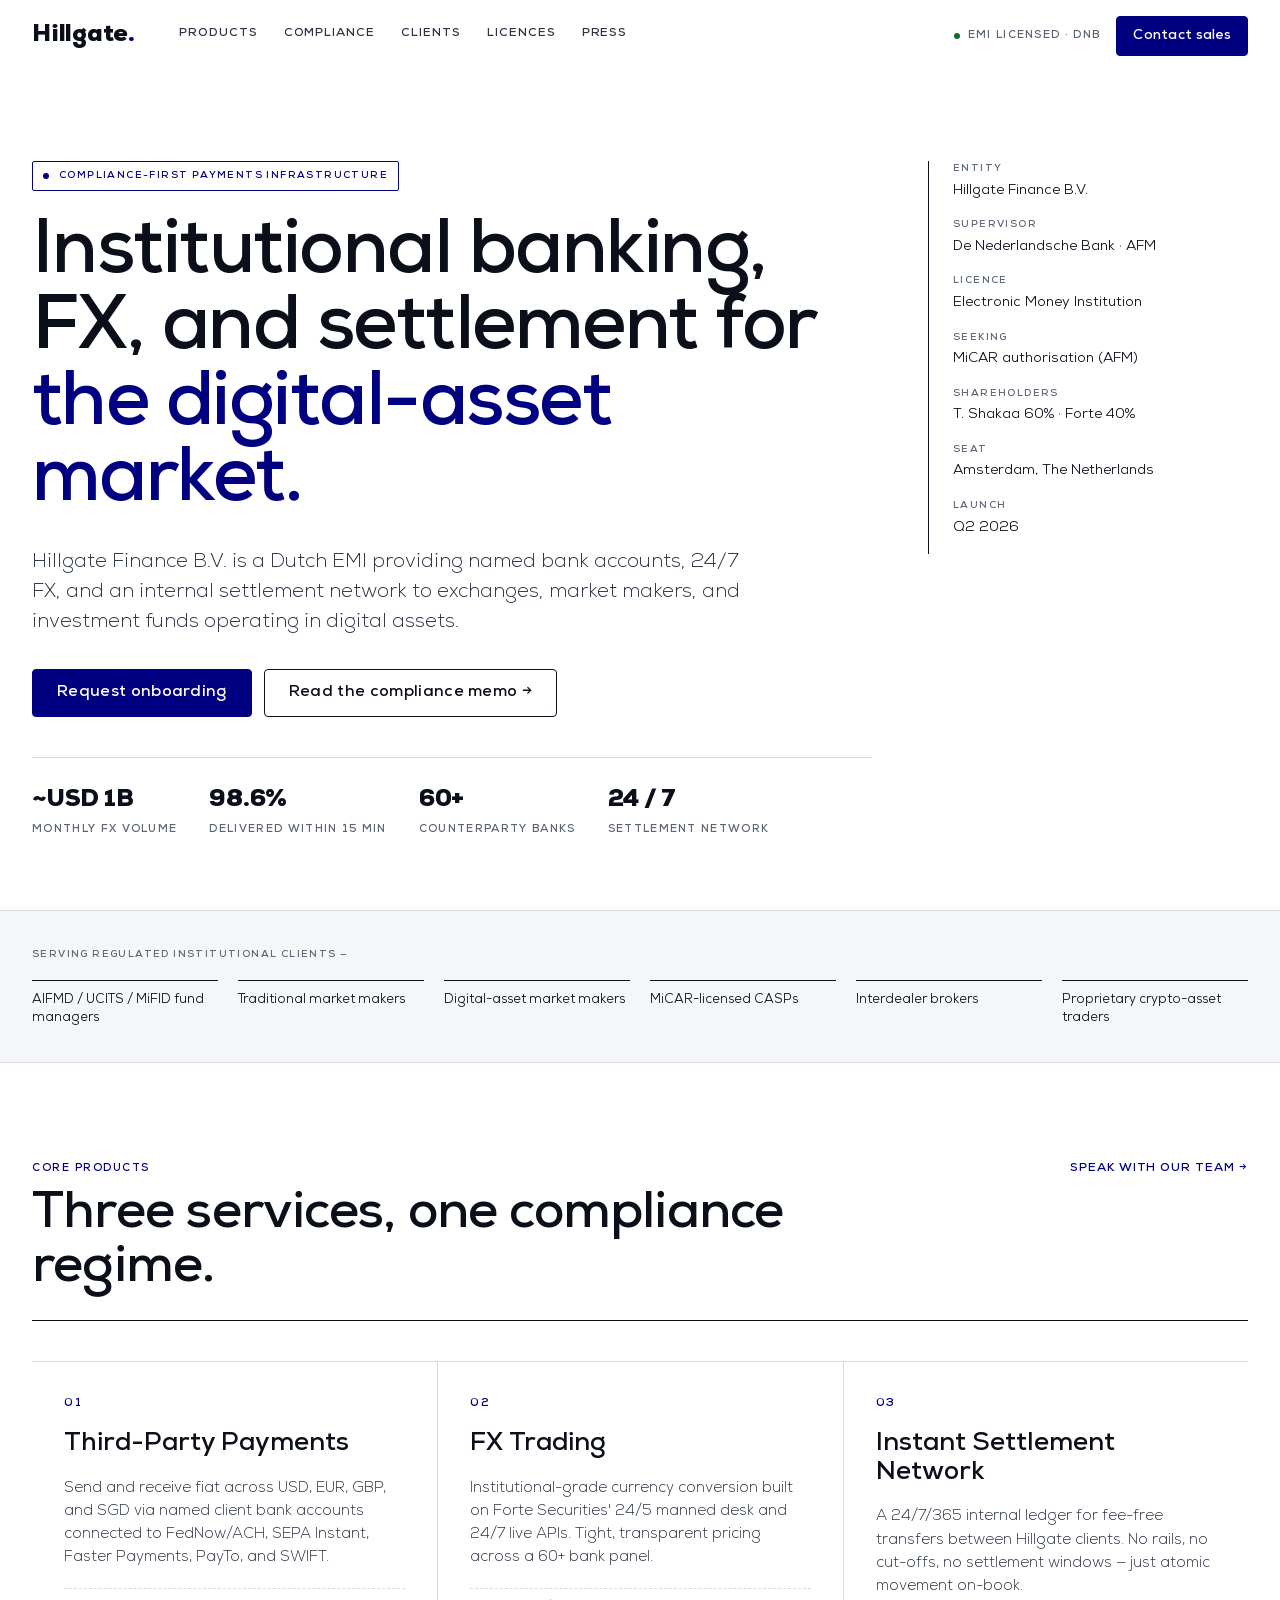
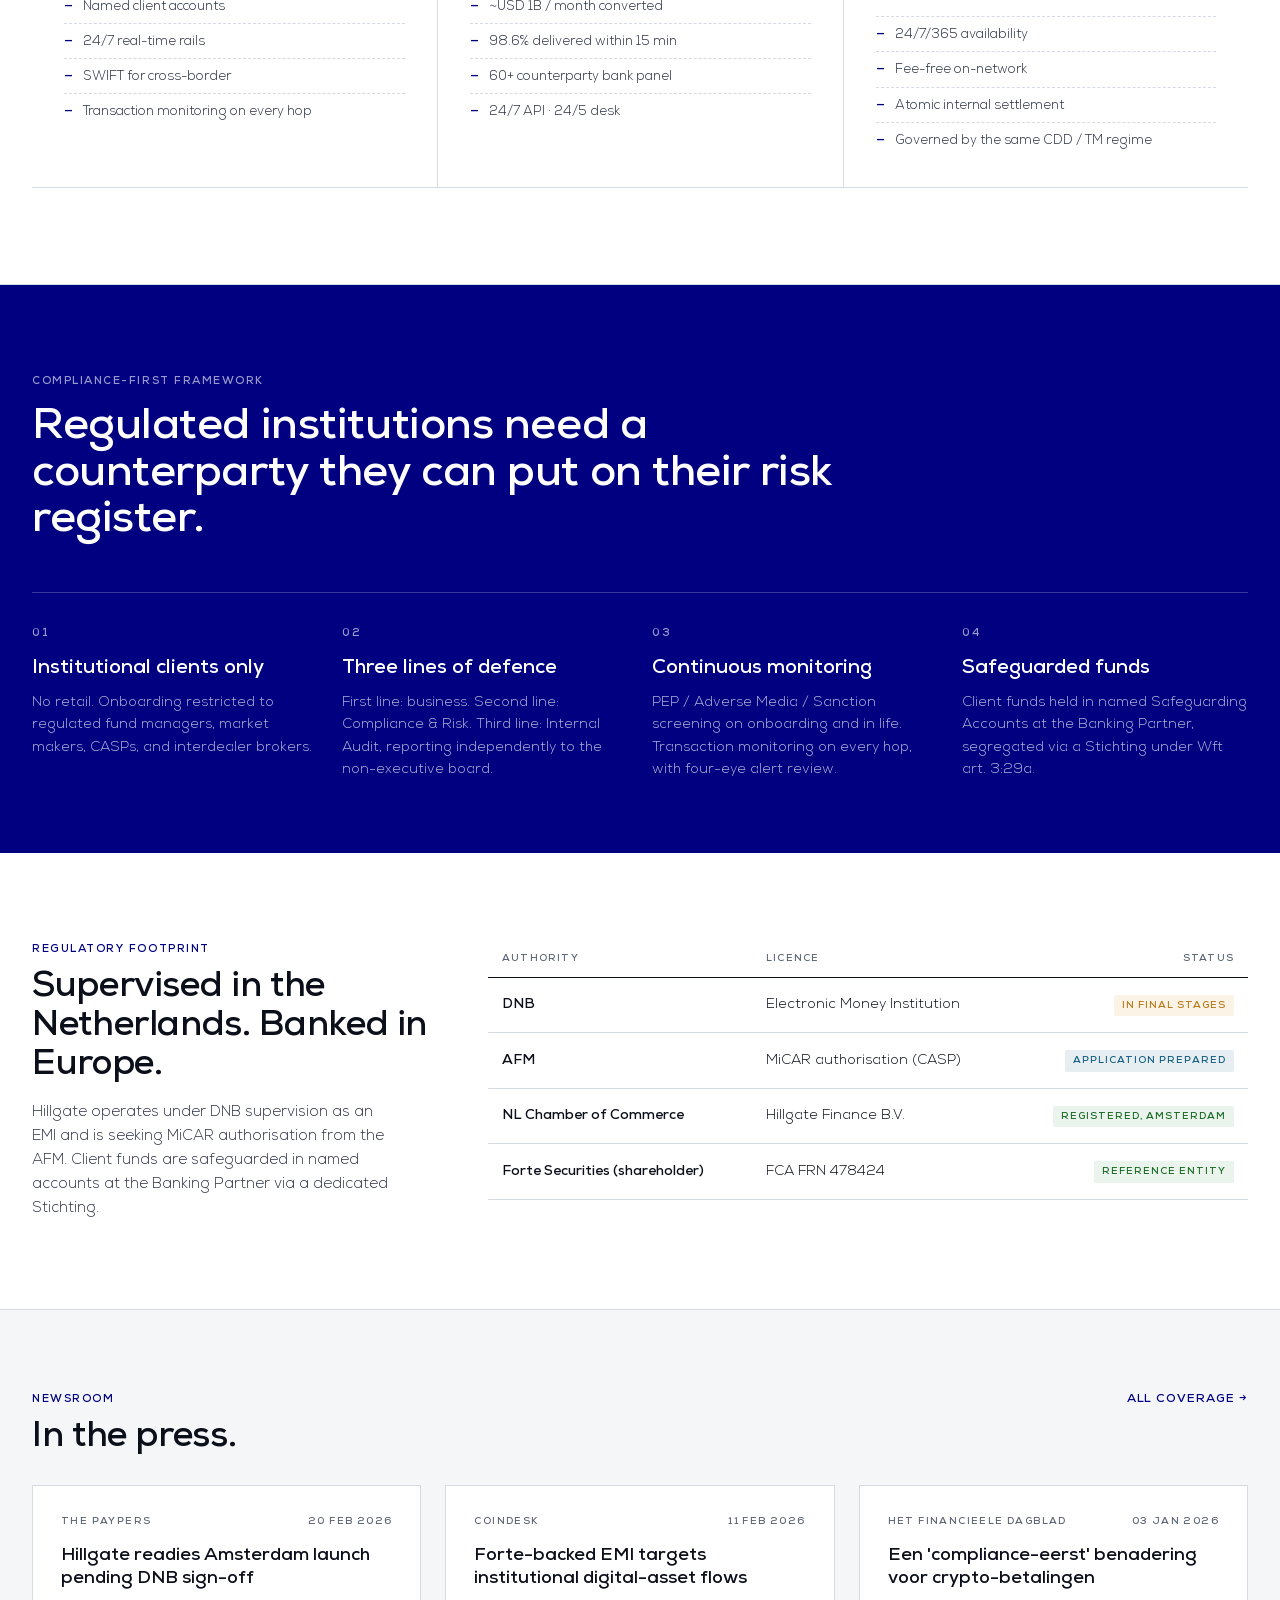
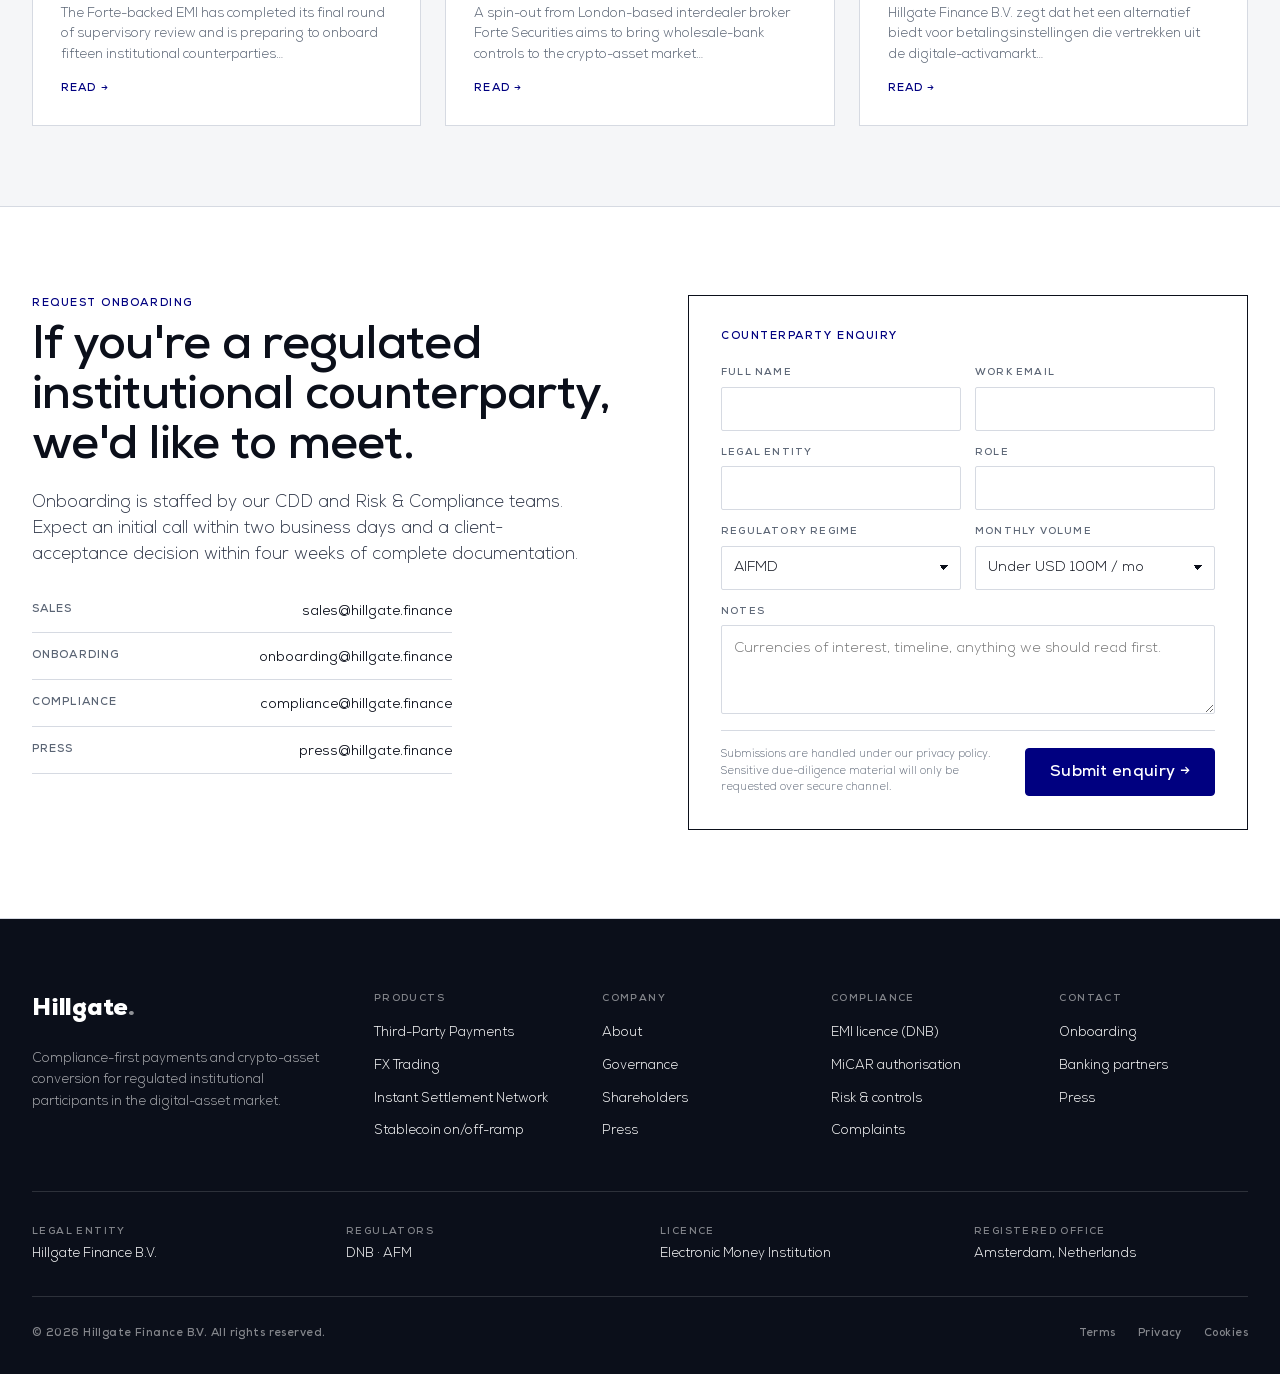
<file: index.html>
<!doctype html>
<html lang="en">
<head>
<meta charset="utf-8">
<title>Hillgate — Compliance-first payments for the digital-asset market</title>
<meta name="viewport" content="width=device-width, initial-scale=1">
<meta name="description" content="Hillgate Finance B.V. — a Dutch EMI providing named bank accounts, 24/7 FX, and an internal settlement network to exchanges, market makers, and investment funds operating in digital assets.">
<link rel="stylesheet" href="styles.css">
</head>
<body>

<header class="nav" id="nav">
  <div class="nav-inner">
    <a href="#top" class="nav-brand" data-scroll="top">Hillgate<span class="dot">.</span></a>
    <nav class="nav-links">
      <a href="#products" data-scroll="products">Products</a>
      <a href="#compliance" data-scroll="compliance">Compliance</a>
      <a href="#clients" data-scroll="clients">Clients</a>
      <a href="#licences" data-scroll="licences">Licences</a>
      <a href="#press" data-scroll="press">Press</a>
    </nav>
    <div class="nav-right">
      <span class="nav-status"><span class="dot"></span>EMI licensed · DNB</span>
      <a href="#contact" class="hg-btn" data-scroll="contact">Contact sales</a>
    </div>
  </div>
</header>

<section class="hero" id="top">
  <div class="hero-inner">
    <div>
      <div class="hero-pill">
        <span class="dot"></span>
        <span>Compliance-first payments infrastructure</span>
      </div>
      <h1>Institutional banking, FX, and settlement for <span class="accent">the digital-asset market.</span></h1>
      <p class="hero-lede">Hillgate Finance B.V. is a Dutch EMI providing named bank accounts, 24/7 FX, and an internal settlement network to exchanges, market makers, and investment funds operating in digital assets.</p>
      <div class="hero-ctas">
        <a href="#contact" class="hg-btn lg" data-scroll="contact">Request onboarding</a>
        <a href="#compliance" class="hg-btn secondary lg" data-scroll="compliance">Read the compliance memo →</a>
      </div>
      <div class="hero-trust">
        <div>
          <div class="trust-k hg-num">~USD 1B</div>
          <div class="trust-v">monthly FX volume</div>
        </div>
        <div>
          <div class="trust-k hg-num">98.6%</div>
          <div class="trust-v">delivered within 15 min</div>
        </div>
        <div>
          <div class="trust-k hg-num">60+</div>
          <div class="trust-v">counterparty banks</div>
        </div>
        <div>
          <div class="trust-k hg-num">24 / 7</div>
          <div class="trust-v">settlement network</div>
        </div>
      </div>
    </div>
    <aside class="hero-aside">
      <div class="row"><div class="k">Entity</div><div class="v">Hillgate Finance B.V.</div></div>
      <div class="row"><div class="k">Supervisor</div><div class="v">De Nederlandsche Bank · AFM</div></div>
      <div class="row"><div class="k">Licence</div><div class="v">Electronic Money Institution</div></div>
      <div class="row"><div class="k">Seeking</div><div class="v">MiCAR authorisation (AFM)</div></div>
      <div class="row"><div class="k">Shareholders</div><div class="v">T. Shakaa 60% · Forte 40%</div></div>
      <div class="row"><div class="k">Seat</div><div class="v">Amsterdam, The Netherlands</div></div>
      <div class="row"><div class="k">Launch</div><div class="v">Q2 2026</div></div>
    </aside>
  </div>
</section>

<section class="clients" id="clients">
  <div class="clients-inner">
    <div class="clients-eyebrow">Serving regulated institutional clients —</div>
    <div class="clients-grid">
      <div>AIFMD / UCITS / MiFID fund managers</div>
      <div>Traditional market makers</div>
      <div>Digital-asset market makers</div>
      <div>MiCAR-licensed CASPs</div>
      <div>Interdealer brokers</div>
      <div>Proprietary crypto-asset traders</div>
    </div>
  </div>
</section>

<section class="products" id="products">
  <div class="products-inner">
    <div class="section-header">
      <div>
        <div class="eyebrow">Core products</div>
        <h2>Three services, one compliance regime.</h2>
      </div>
      <a href="#contact" class="section-link" data-scroll="contact">Speak with our team →</a>
    </div>
    <div class="products-grid">
      <div class="product">
        <div class="product-num">01</div>
        <div class="product-name">Third-Party Payments</div>
        <p class="product-blurb">Send and receive fiat across USD, EUR, GBP, and SGD via named client bank accounts connected to FedNow/ACH, SEPA Instant, Faster Payments, PayTo, and SWIFT.</p>
        <ul class="product-bullets">
          <li><span class="dash">—</span><span>Named client accounts</span></li>
          <li><span class="dash">—</span><span>24/7 real-time rails</span></li>
          <li><span class="dash">—</span><span>SWIFT for cross-border</span></li>
          <li><span class="dash">—</span><span>Transaction monitoring on every hop</span></li>
        </ul>
      </div>
      <div class="product">
        <div class="product-num">02</div>
        <div class="product-name">FX Trading</div>
        <p class="product-blurb">Institutional-grade currency conversion built on Forte Securities' 24/5 manned desk and 24/7 live APIs. Tight, transparent pricing across a 60+ bank panel.</p>
        <ul class="product-bullets">
          <li><span class="dash">—</span><span>~USD 1B / month converted</span></li>
          <li><span class="dash">—</span><span>98.6% delivered within 15 min</span></li>
          <li><span class="dash">—</span><span>60+ counterparty bank panel</span></li>
          <li><span class="dash">—</span><span>24/7 API · 24/5 desk</span></li>
        </ul>
      </div>
      <div class="product">
        <div class="product-num">03</div>
        <div class="product-name">Instant Settlement Network</div>
        <p class="product-blurb">A 24/7/365 internal ledger for fee-free transfers between Hillgate clients. No rails, no cut-offs, no settlement windows — just atomic movement on-book.</p>
        <ul class="product-bullets">
          <li><span class="dash">—</span><span>24/7/365 availability</span></li>
          <li><span class="dash">—</span><span>Fee-free on-network</span></li>
          <li><span class="dash">—</span><span>Atomic internal settlement</span></li>
          <li><span class="dash">—</span><span>Governed by the same CDD / TM regime</span></li>
        </ul>
      </div>
    </div>
  </div>
</section>

<section class="compliance" id="compliance">
  <div class="compliance-inner">
    <div class="compliance-eyebrow">Compliance-first framework</div>
    <h2>Regulated institutions need a counterparty they can put on their risk register.</h2>
    <div class="pillars">
      <div class="pillar">
        <div class="num">01</div>
        <h3>Institutional clients only</h3>
        <p>No retail. Onboarding restricted to regulated fund managers, market makers, CASPs, and interdealer brokers.</p>
      </div>
      <div class="pillar">
        <div class="num">02</div>
        <h3>Three lines of defence</h3>
        <p>First line: business. Second line: Compliance &amp; Risk. Third line: Internal Audit, reporting independently to the non-executive board.</p>
      </div>
      <div class="pillar">
        <div class="num">03</div>
        <h3>Continuous monitoring</h3>
        <p>PEP / Adverse Media / Sanction screening on onboarding and in life. Transaction monitoring on every hop, with four-eye alert review.</p>
      </div>
      <div class="pillar">
        <div class="num">04</div>
        <h3>Safeguarded funds</h3>
        <p>Client funds held in named Safeguarding Accounts at the Banking Partner, segregated via a Stichting under Wft art. 3:29a.</p>
      </div>
    </div>
  </div>
</section>

<section class="licences" id="licences">
  <div class="licences-inner">
    <div class="licences-intro">
      <div class="eyebrow">Regulatory footprint</div>
      <h2>Supervised in the Netherlands. Banked in Europe.</h2>
      <p>Hillgate operates under DNB supervision as an EMI and is seeking MiCAR authorisation from the AFM. Client funds are safeguarded in named accounts at the Banking Partner via a dedicated Stichting.</p>
    </div>
    <div>
      <table class="licences-table">
        <thead>
          <tr>
            <th>Authority</th>
            <th>Licence</th>
            <th class="right">Status</th>
          </tr>
        </thead>
        <tbody>
          <tr>
            <td class="auth">DNB</td>
            <td class="title">Electronic Money Institution</td>
            <td class="status"><span class="status-chip warning">In final stages</span></td>
          </tr>
          <tr>
            <td class="auth">AFM</td>
            <td class="title">MiCAR authorisation (CASP)</td>
            <td class="status"><span class="status-chip info">Application prepared</span></td>
          </tr>
          <tr>
            <td class="auth">NL Chamber of Commerce</td>
            <td class="title">Hillgate Finance B.V.</td>
            <td class="status"><span class="status-chip success">Registered, Amsterdam</span></td>
          </tr>
          <tr>
            <td class="auth">Forte Securities (shareholder)</td>
            <td class="title">FCA FRN 478424</td>
            <td class="status"><span class="status-chip success">Reference entity</span></td>
          </tr>
        </tbody>
      </table>
    </div>
  </div>
</section>

<section class="press" id="press">
  <div class="press-inner">
    <div class="press-header">
      <div>
        <div class="eyebrow">Newsroom</div>
        <h2>In the press.</h2>
      </div>
      <a href="#" class="section-link">All coverage →</a>
    </div>
    <div class="press-grid">
      <article class="press-card">
        <div class="meta"><span>The Paypers</span><span>20 Feb 2026</span></div>
        <h3>Hillgate readies Amsterdam launch pending DNB sign-off</h3>
        <p>The Forte-backed EMI has completed its final round of supervisory review and is preparing to onboard fifteen institutional counterparties…</p>
        <a href="#" class="read">Read →</a>
      </article>
      <article class="press-card">
        <div class="meta"><span>Coindesk</span><span>11 Feb 2026</span></div>
        <h3>Forte-backed EMI targets institutional digital-asset flows</h3>
        <p>A spin-out from London-based interdealer broker Forte Securities aims to bring wholesale-bank controls to the crypto-asset market…</p>
        <a href="#" class="read">Read →</a>
      </article>
      <article class="press-card">
        <div class="meta"><span>Het Financieele Dagblad</span><span>03 Jan 2026</span></div>
        <h3>Een 'compliance-eerst' benadering voor crypto-betalingen</h3>
        <p>Hillgate Finance B.V. zegt dat het een alternatief biedt voor betalingsinstellingen die vertrekken uit de digitale-activamarkt…</p>
        <a href="#" class="read">Read →</a>
      </article>
    </div>
  </div>
</section>

<section class="contact" id="contact">
  <div class="contact-inner">
    <div class="contact-intro">
      <div class="eyebrow">Request onboarding</div>
      <h2>If you're a regulated institutional counterparty, we'd like to meet.</h2>
      <p>Onboarding is staffed by our CDD and Risk &amp; Compliance teams. Expect an initial call within two business days and a client-acceptance decision within four weeks of complete documentation.</p>
      <div class="contact-emails">
        <div class="row"><span class="k">Sales</span><span class="v">sales@hillgate.finance</span></div>
        <div class="row"><span class="k">Onboarding</span><span class="v">onboarding@hillgate.finance</span></div>
        <div class="row"><span class="k">Compliance</span><span class="v">compliance@hillgate.finance</span></div>
        <div class="row"><span class="k">Press</span><span class="v">press@hillgate.finance</span></div>
      </div>
    </div>

    <form class="contact-form" id="contact-form" novalidate>
      <div class="heading">Counterparty enquiry</div>
      <div class="form-grid">
        <div class="field">
          <label for="f-name">Full name</label>
          <input id="f-name" name="name" required>
        </div>
        <div class="field">
          <label for="f-email">Work email</label>
          <input id="f-email" name="email" type="email" required>
        </div>
        <div class="field">
          <label for="f-entity">Legal entity</label>
          <input id="f-entity" name="entity" required>
        </div>
        <div class="field">
          <label for="f-role">Role</label>
          <input id="f-role" name="role">
        </div>
        <div class="field">
          <label for="f-regime">Regulatory regime</label>
          <select id="f-regime" name="regime">
            <option>AIFMD</option>
            <option>UCITS</option>
            <option>MiFID</option>
            <option>MiCAR</option>
            <option>FCA</option>
            <option>Other</option>
          </select>
        </div>
        <div class="field">
          <label for="f-volume">Monthly volume</label>
          <select id="f-volume" name="volume">
            <option>Under USD 100M / mo</option>
            <option>USD 100M – 500M / mo</option>
            <option>USD 500M – 1B / mo</option>
            <option>Over USD 1B / mo</option>
          </select>
        </div>
      </div>
      <div class="notes">
        <label for="f-notes">Notes</label>
        <textarea id="f-notes" name="notes" rows="3" placeholder="Currencies of interest, timeline, anything we should read first."></textarea>
      </div>
      <div class="form-foot">
        <div class="notice">Submissions are handled under our privacy policy. Sensitive due-diligence material will only be requested over secure channel.</div>
        <button type="submit" class="hg-btn lg" id="submit-btn">Submit enquiry →</button>
      </div>
    </form>

    <div class="contact-done hidden" id="contact-done">
      <div class="chip"><span class="dot"></span>Enquiry received</div>
      <h3>Thank you, <span id="done-name">there</span>.</h3>
      <p>We've logged your enquiry for <strong id="done-entity"></strong>. Our onboarding team will be in touch at <strong id="done-email"></strong> within two business days.</p>
      <div class="ref">Reference <code id="done-ref"></code> · Received <span id="done-date"></span></div>
      <button type="button" class="hg-btn secondary" id="reset-btn">Submit another enquiry</button>
    </div>
  </div>
</section>

<footer class="footer">
  <div class="footer-inner">
    <div class="footer-top">
      <div>
        <span class="footer-brand">Hillgate<span class="dot">.</span></span>
        <p class="footer-tagline">Compliance-first payments and crypto-asset conversion for regulated institutional participants in the digital-asset market.</p>
      </div>
      <div class="footer-col">
        <div class="title">Products</div>
        <ul>
          <li><a href="#">Third-Party Payments</a></li>
          <li><a href="#">FX Trading</a></li>
          <li><a href="#">Instant Settlement Network</a></li>
          <li><a href="#">Stablecoin on/off-ramp</a></li>
        </ul>
      </div>
      <div class="footer-col">
        <div class="title">Company</div>
        <ul>
          <li><a href="#">About</a></li>
          <li><a href="#">Governance</a></li>
          <li><a href="#">Shareholders</a></li>
          <li><a href="#">Press</a></li>
        </ul>
      </div>
      <div class="footer-col">
        <div class="title">Compliance</div>
        <ul>
          <li><a href="#">EMI licence (DNB)</a></li>
          <li><a href="#">MiCAR authorisation</a></li>
          <li><a href="#">Risk &amp; controls</a></li>
          <li><a href="#">Complaints</a></li>
        </ul>
      </div>
      <div class="footer-col">
        <div class="title">Contact</div>
        <ul>
          <li><a href="#">Onboarding</a></li>
          <li><a href="#">Banking partners</a></li>
          <li><a href="#">Press</a></li>
        </ul>
      </div>
    </div>
    <div class="footer-meta">
      <div><div class="k">Legal entity</div><div class="v">Hillgate Finance B.V.</div></div>
      <div><div class="k">Regulators</div><div class="v">DNB · AFM</div></div>
      <div><div class="k">Licence</div><div class="v">Electronic Money Institution</div></div>
      <div><div class="k">Registered office</div><div class="v">Amsterdam, Netherlands</div></div>
    </div>
    <div class="footer-bottom">
      <div>© 2026 Hillgate Finance B.V. All rights reserved.</div>
      <nav>
        <a href="#">Terms</a>
        <a href="#">Privacy</a>
        <a href="#">Cookies</a>
      </nav>
    </div>
  </div>
</footer>

<script src="script.js"></script>
</body>
</html>
</file>
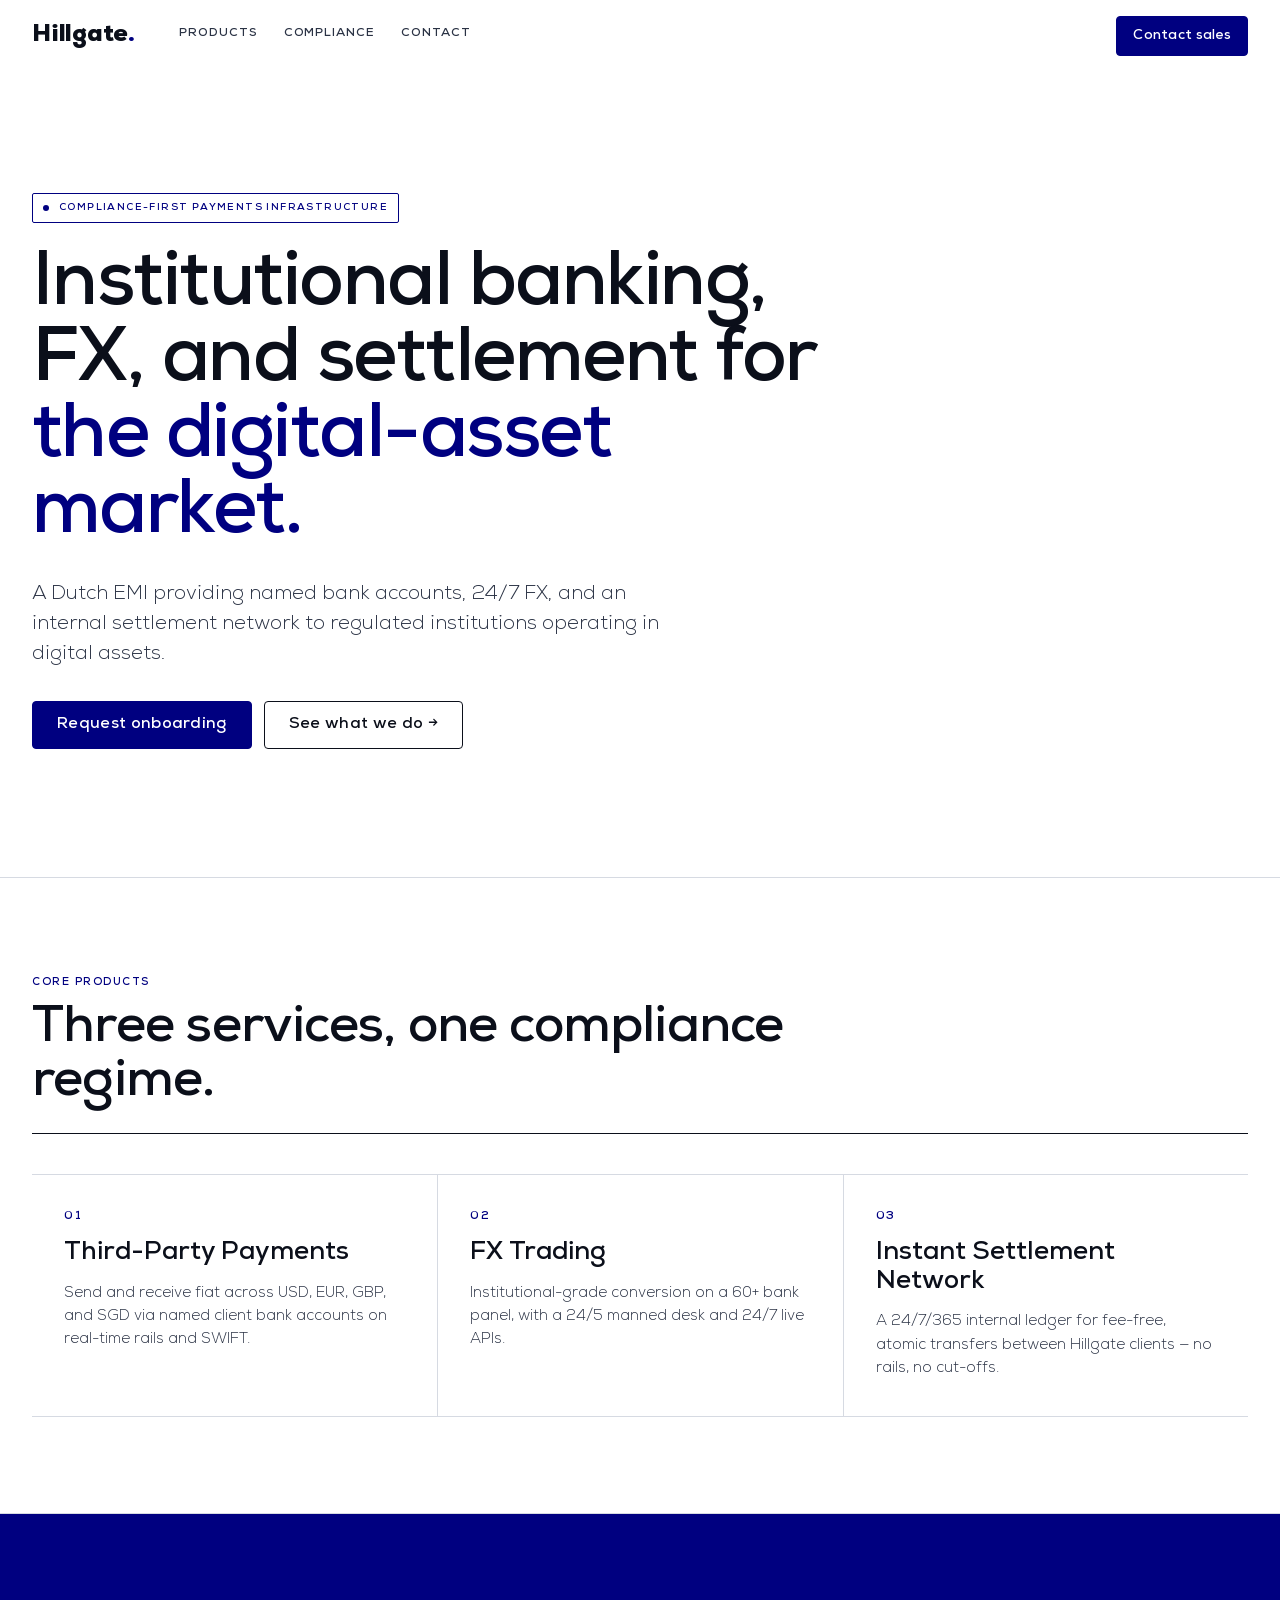
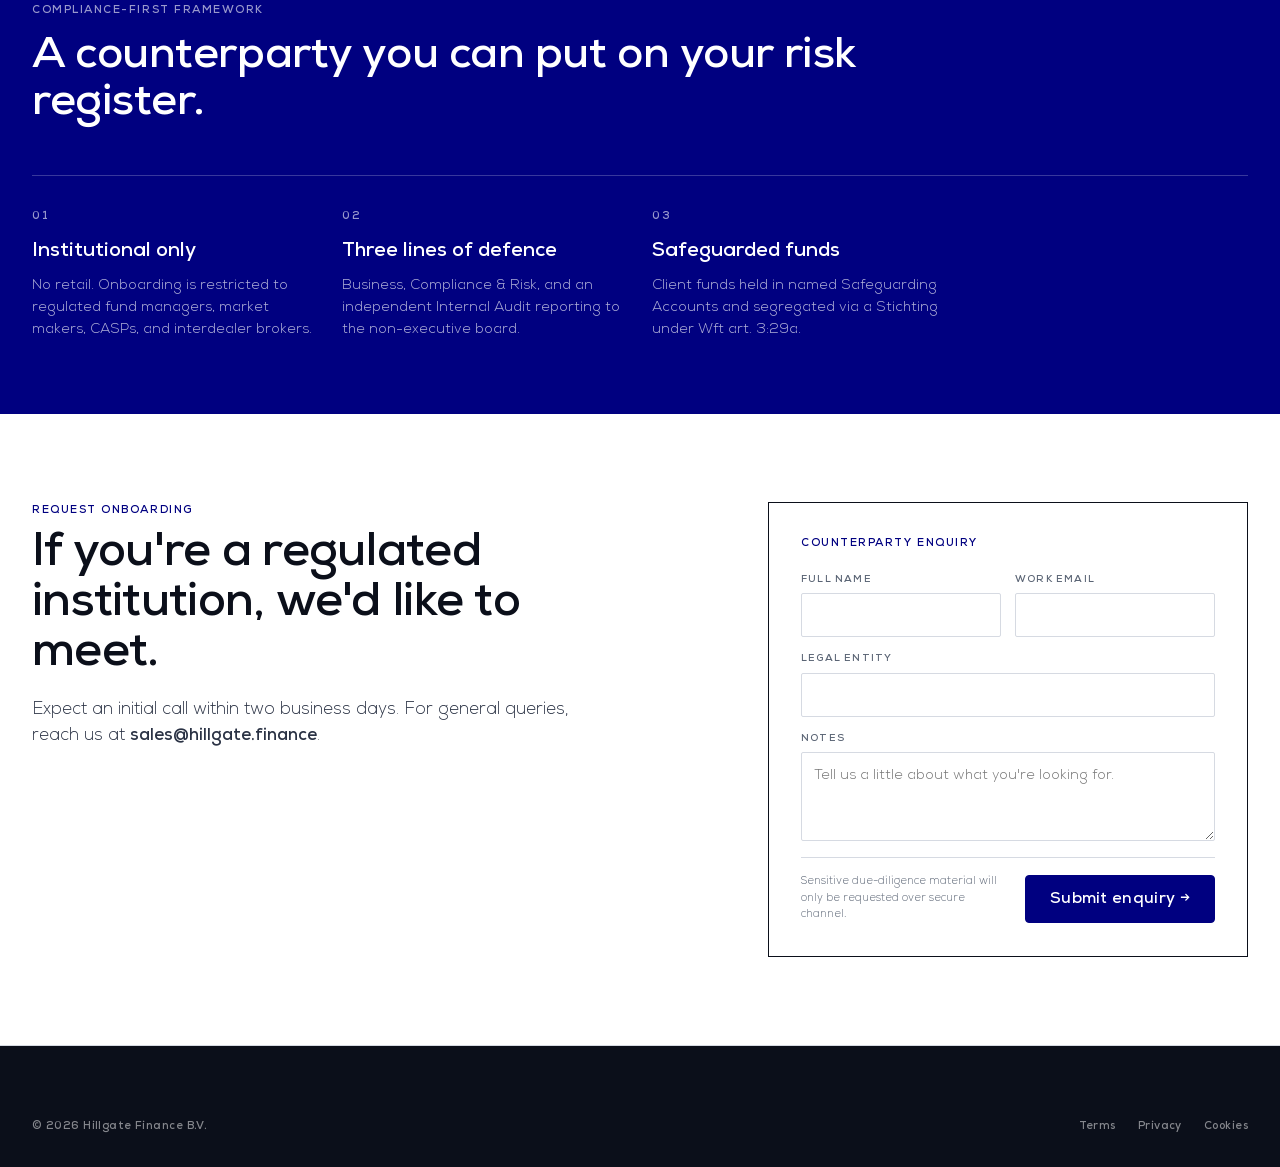
<file: simple.html>
<!doctype html>
<html lang="en">
<head>
<meta charset="utf-8">
<title>Hillgate — Compliance-first payments for the digital-asset market</title>
<meta name="viewport" content="width=device-width, initial-scale=1">
<meta name="description" content="Hillgate Finance B.V. — a Dutch EMI providing banking, 24/7 FX, and instant settlement for regulated institutions in digital assets.">
<link rel="stylesheet" href="styles.css">
<style>
  .hero-simple .hero-inner { grid-template-columns: 1fr; padding: 120px 32px 88px; }
  .hero-simple h1 { max-width: 820px; }
  .hero-simple .hero-lede { max-width: 640px; }
  .product-simple { gap: 14px; }
  .contact-simple .contact-inner { grid-template-columns: 1fr 480px; gap: 56px; }
  @media (max-width: 1024px) {
    .contact-simple .contact-inner { grid-template-columns: 1fr; }
  }
</style>
</head>
<body>

<header class="nav" id="nav">
  <div class="nav-inner">
    <a href="#top" class="nav-brand" data-scroll="top">Hillgate<span class="dot">.</span></a>
    <nav class="nav-links">
      <a href="#products" data-scroll="products">Products</a>
      <a href="#compliance" data-scroll="compliance">Compliance</a>
      <a href="#contact" data-scroll="contact">Contact</a>
    </nav>
    <div class="nav-right">
      <a href="#contact" class="hg-btn" data-scroll="contact">Contact sales</a>
    </div>
  </div>
</header>

<section class="hero hero-simple" id="top">
  <div class="hero-inner">
    <div>
      <div class="hero-pill">
        <span class="dot"></span>
        <span>Compliance-first payments infrastructure</span>
      </div>
      <h1>Institutional banking, FX, and settlement for <span class="accent">the digital-asset market.</span></h1>
      <p class="hero-lede">A Dutch EMI providing named bank accounts, 24/7 FX, and an internal settlement network to regulated institutions operating in digital assets.</p>
      <div class="hero-ctas">
        <a href="#contact" class="hg-btn lg" data-scroll="contact">Request onboarding</a>
        <a href="#products" class="hg-btn secondary lg" data-scroll="products">See what we do →</a>
      </div>
    </div>
  </div>
</section>

<section class="products" id="products">
  <div class="products-inner">
    <div class="section-header">
      <div>
        <div class="eyebrow">Core products</div>
        <h2>Three services, one compliance regime.</h2>
      </div>
    </div>
    <div class="products-grid">
      <div class="product product-simple">
        <div class="product-num">01</div>
        <div class="product-name">Third-Party Payments</div>
        <p class="product-blurb">Send and receive fiat across USD, EUR, GBP, and SGD via named client bank accounts on real-time rails and SWIFT.</p>
      </div>
      <div class="product product-simple">
        <div class="product-num">02</div>
        <div class="product-name">FX Trading</div>
        <p class="product-blurb">Institutional-grade conversion on a 60+ bank panel, with a 24/5 manned desk and 24/7 live APIs.</p>
      </div>
      <div class="product product-simple">
        <div class="product-num">03</div>
        <div class="product-name">Instant Settlement Network</div>
        <p class="product-blurb">A 24/7/365 internal ledger for fee-free, atomic transfers between Hillgate clients — no rails, no cut-offs.</p>
      </div>
    </div>
  </div>
</section>

<section class="compliance" id="compliance">
  <div class="compliance-inner">
    <div class="compliance-eyebrow">Compliance-first framework</div>
    <h2>A counterparty you can put on your risk register.</h2>
    <div class="pillars">
      <div class="pillar">
        <div class="num">01</div>
        <h3>Institutional only</h3>
        <p>No retail. Onboarding is restricted to regulated fund managers, market makers, CASPs, and interdealer brokers.</p>
      </div>
      <div class="pillar">
        <div class="num">02</div>
        <h3>Three lines of defence</h3>
        <p>Business, Compliance &amp; Risk, and an independent Internal Audit reporting to the non-executive board.</p>
      </div>
      <div class="pillar">
        <div class="num">03</div>
        <h3>Safeguarded funds</h3>
        <p>Client funds held in named Safeguarding Accounts and segregated via a Stichting under Wft art. 3:29a.</p>
      </div>
    </div>
  </div>
</section>

<section class="contact contact-simple" id="contact">
  <div class="contact-inner">
    <div class="contact-intro">
      <div class="eyebrow">Request onboarding</div>
      <h2>If you're a regulated institution, we'd like to meet.</h2>
      <p>Expect an initial call within two business days. For general queries, reach us at <strong>sales@hillgate.finance</strong>.</p>
    </div>

    <form class="contact-form" id="contact-form" novalidate>
      <div class="heading">Counterparty enquiry</div>
      <div class="form-grid">
        <div class="field">
          <label for="f-name">Full name</label>
          <input id="f-name" name="name" required>
        </div>
        <div class="field">
          <label for="f-email">Work email</label>
          <input id="f-email" name="email" type="email" required>
        </div>
      </div>
      <div class="form-grid">
        <div class="field" style="grid-column: 1 / -1;">
          <label for="f-entity">Legal entity</label>
          <input id="f-entity" name="entity" required>
        </div>
      </div>
      <div class="notes">
        <label for="f-notes">Notes</label>
        <textarea id="f-notes" name="notes" rows="3" placeholder="Tell us a little about what you're looking for."></textarea>
      </div>
      <div class="form-foot">
        <div class="notice">Sensitive due-diligence material will only be requested over secure channel.</div>
        <button type="submit" class="hg-btn lg" id="submit-btn">Submit enquiry →</button>
      </div>
    </form>

    <div class="contact-done hidden" id="contact-done">
      <div class="chip"><span class="dot"></span>Enquiry received</div>
      <h3>Thank you, <span id="done-name">there</span>.</h3>
      <p>We've logged your enquiry for <strong id="done-entity"></strong>. Our onboarding team will be in touch at <strong id="done-email"></strong> within two business days.</p>
      <div class="ref">Reference <code id="done-ref"></code> · Received <span id="done-date"></span></div>
      <button type="button" class="hg-btn secondary" id="reset-btn">Submit another enquiry</button>
    </div>
  </div>
</section>

<footer class="footer">
  <div class="footer-inner">
    <div class="footer-bottom" style="padding-top: 0; border-top: 0;">
      <div>© 2026 Hillgate Finance B.V.</div>
      <nav>
        <a href="#">Terms</a>
        <a href="#">Privacy</a>
        <a href="#">Cookies</a>
      </nav>
    </div>
  </div>
</footer>

<script src="script.js"></script>
</body>
</html>
</file>
<file: styles.css>
/* =========================================================================
   Hillgate Design System — colours, type tokens, and landing-page styles
   ========================================================================= */

@font-face {
  font-family: "Nexa";
  src: local("Nexa Thin"), url("fonts/Nexa-Thin.ttf") format("truetype");
  font-weight: 100; font-style: normal; font-display: swap;
}
@font-face {
  font-family: "Nexa";
  src: local("Nexa Thin Italic"), url("fonts/Nexa-ThinItalic.ttf") format("truetype");
  font-weight: 100; font-style: italic; font-display: swap;
}
@font-face {
  font-family: "Nexa";
  src: local("Nexa Light"), url("fonts/Nexa-Light.ttf") format("truetype");
  font-weight: 300; font-style: normal; font-display: swap;
}
@font-face {
  font-family: "Nexa";
  src: local("Nexa Light Italic"), url("fonts/Nexa-LightItalic.ttf") format("truetype");
  font-weight: 300; font-style: italic; font-display: swap;
}
@font-face {
  font-family: "Nexa";
  src: local("Nexa Book"), url("fonts/Nexa-Book.ttf") format("truetype");
  font-weight: 400; font-style: normal; font-display: swap;
}
@font-face {
  font-family: "Nexa";
  src: local("Nexa Book Italic"), url("fonts/Nexa-BookItalic.ttf") format("truetype");
  font-weight: 400; font-style: italic; font-display: swap;
}
@font-face {
  font-family: "Nexa";
  src: local("Nexa Regular"), url("fonts/Nexa-Regular.ttf") format("truetype");
  font-weight: 500; font-style: normal; font-display: swap;
}
@font-face {
  font-family: "Nexa";
  src: local("Nexa Italic"), url("fonts/Nexa-Italic.ttf") format("truetype");
  font-weight: 500; font-style: italic; font-display: swap;
}
@font-face {
  font-family: "Nexa";
  src: local("Nexa Bold"), url("fonts/Nexa-Bold.ttf") format("truetype");
  font-weight: 700; font-style: normal; font-display: swap;
}
@font-face {
  font-family: "Nexa";
  src: local("Nexa Bold Italic"), url("fonts/Nexa-BoldItalic.ttf") format("truetype");
  font-weight: 700; font-style: italic; font-display: swap;
}
@font-face {
  font-family: "Nexa";
  src: local("Nexa XBold"), url("fonts/Nexa-XBold.ttf") format("truetype");
  font-weight: 800; font-style: normal; font-display: swap;
}
@font-face {
  font-family: "Nexa";
  src: local("Nexa XBold Italic"), url("fonts/Nexa-XBoldItalic.ttf") format("truetype");
  font-weight: 800; font-style: italic; font-display: swap;
}
@font-face {
  font-family: "Nexa";
  src: local("Nexa Heavy"), url("fonts/Nexa-Heavy.ttf") format("truetype");
  font-weight: 850; font-style: normal; font-display: swap;
}
@font-face {
  font-family: "Nexa";
  src: local("Nexa Heavy Italic"), url("fonts/Nexa-HeavyItalic.ttf") format("truetype");
  font-weight: 850; font-style: italic; font-display: swap;
}
@font-face {
  font-family: "Nexa";
  src: local("Nexa Black"), url("fonts/Nexa-Black.ttf") format("truetype");
  font-weight: 900; font-style: normal; font-display: swap;
}
@font-face {
  font-family: "Nexa";
  src: local("Nexa Black Italic"), url("fonts/Nexa-BlackItalic.ttf") format("truetype");
  font-weight: 900; font-style: italic; font-display: swap;
}

:root {
  --hg-navy:        #000080;
  --hg-navy-hover:  #000066;
  --hg-navy-press:  #00004D;
  --hg-deep-navy:   #0E2841;

  --hg-ink:         #0B0F1A;
  --hg-ink-2:       #2A3244;
  --hg-ink-3:       #5A6474;
  --hg-hairline:    #D6DAE2;
  --hg-mist:        #F5F6F8;
  --hg-paper:       #FFFFFF;

  --hg-success:     #196B24;
  --hg-success-bg:  #EBF3ED;
  --hg-warning:     #B8791A;
  --hg-warning-bg:  #FAF3E6;
  --hg-critical:    #B42318;
  --hg-critical-bg: #FBEAE8;
  --hg-info:        #156082;
  --hg-info-bg:     #E6EEF2;

  --hg-font-display: "Nexa", system-ui, -apple-system, "Segoe UI", sans-serif;
  --hg-font-body:    "Nexa", system-ui, -apple-system, "Segoe UI", sans-serif;
  --hg-font-mono:    "JetBrains Mono", "IBM Plex Mono", ui-monospace, Menlo, Consolas, monospace;

  --hg-ease:    cubic-bezier(.3, 0, .2, 1);
  --hg-page-max:  1280px;
}

* { box-sizing: border-box; }

html { scroll-behavior: smooth; }

html, body {
  margin: 0;
  background: var(--hg-paper);
  color: var(--hg-ink);
  font-family: var(--hg-font-body);
  font-weight: 300;
  font-size: 16px;
  line-height: 1.55;
  -webkit-font-smoothing: antialiased;
  text-rendering: optimizeLegibility;
  font-variant-numeric: lining-nums;
}

a { color: var(--hg-navy); }

.hg-num { font-variant-numeric: tabular-nums lining-nums; font-feature-settings: "tnum" 1; }

/* ---------- Button ---------- */
.hg-btn {
  display: inline-flex;
  align-items: center;
  gap: 8px;
  height: 40px;
  padding: 0 16px;
  font-family: var(--hg-font-display);
  font-weight: 700;
  font-size: 14px;
  letter-spacing: 0.02em;
  border: 1px solid var(--hg-navy);
  border-radius: 4px;
  background: var(--hg-navy);
  color: #fff;
  cursor: pointer;
  transition: background 180ms var(--hg-ease), border-color 180ms var(--hg-ease);
  text-decoration: none;
  white-space: nowrap;
}
.hg-btn:hover  { background: var(--hg-navy-hover); border-color: var(--hg-navy-hover); }
.hg-btn:active { background: var(--hg-navy-press); }
.hg-btn:focus-visible { outline: 2px solid var(--hg-navy); outline-offset: 2px; }
.hg-btn.secondary {
  background: var(--hg-paper);
  color: var(--hg-ink);
  border-color: var(--hg-ink);
}
.hg-btn.secondary:hover { background: var(--hg-mist); }
.hg-btn.lg { height: 48px; font-size: 16px; padding: 0 24px; }

/* =========================================================================
   Navigation
   ========================================================================= */
.nav {
  position: sticky;
  top: 0;
  z-index: 20;
  background: #fff;
  border-bottom: 1px solid transparent;
  transition: border-color 200ms, background 200ms;
  font-family: var(--hg-font-display);
}
.nav.scrolled {
  background: rgba(255,255,255,0.94);
  backdrop-filter: saturate(140%) blur(6px);
  -webkit-backdrop-filter: saturate(140%) blur(6px);
  border-bottom-color: var(--hg-hairline);
}
.nav-inner {
  max-width: var(--hg-page-max);
  margin: 0 auto;
  padding: 0 32px;
  height: 72px;
  display: flex;
  align-items: center;
  gap: 32px;
}
.nav-brand {
  font-family: var(--hg-font-display);
  font-weight: 900;
  font-size: 24px;
  letter-spacing: -0.01em;
  color: var(--hg-ink);
  text-decoration: none;
}
.nav-brand .dot { color: var(--hg-navy); }
.nav-links {
  display: flex;
  gap: 26px;
  margin-left: 12px;
}
.nav-links a {
  font-weight: 700;
  font-size: 12px;
  letter-spacing: 0.08em;
  text-transform: uppercase;
  color: var(--hg-ink-2);
  text-decoration: none;
  padding-bottom: 4px;
  border-bottom: 2px solid transparent;
  transition: color 180ms var(--hg-ease), border-color 180ms var(--hg-ease);
}
.nav-links a:hover {
  color: var(--hg-navy);
  border-bottom-color: var(--hg-navy);
}
.nav-right {
  margin-left: auto;
  display: flex;
  align-items: center;
  gap: 16px;
}
.nav-status {
  display: inline-flex;
  align-items: center;
  gap: 8px;
  font-weight: 700;
  font-size: 11px;
  letter-spacing: 0.12em;
  text-transform: uppercase;
  color: var(--hg-ink-3);
}
.nav-status .dot {
  width: 6px;
  height: 6px;
  background: var(--hg-success);
  border-radius: 999px;
}

/* =========================================================================
   Hero
   ========================================================================= */
.hero { border-bottom: 1px solid var(--hg-hairline); }
.hero-inner {
  max-width: var(--hg-page-max);
  margin: 0 auto;
  padding: 88px 32px 72px;
  display: grid;
  grid-template-columns: 1fr 320px;
  gap: 56px;
  align-items: start;
}
.hero-pill {
  display: inline-flex;
  align-items: center;
  gap: 10px;
  padding: 6px 10px;
  border: 1px solid var(--hg-navy);
  border-radius: 2px;
  margin-bottom: 24px;
}
.hero-pill .dot {
  width: 6px;
  height: 6px;
  background: var(--hg-navy);
  border-radius: 999px;
}
.hero-pill span {
  font-weight: 700;
  font-size: 10px;
  letter-spacing: 0.14em;
  text-transform: uppercase;
  color: var(--hg-navy);
}
.hero h1 {
  font-family: var(--hg-font-display);
  font-weight: 700;
  font-size: 76px;
  line-height: 1.0;
  letter-spacing: -0.02em;
  margin: 0 0 28px;
  max-width: 900px;
}
.hero h1 .accent { color: var(--hg-navy); }
.hero-lede {
  font-size: 20px;
  line-height: 1.5;
  color: var(--hg-ink-2);
  max-width: 720px;
  margin: 0 0 32px;
  font-weight: 300;
}
.hero-ctas {
  display: flex;
  gap: 12px;
  margin-bottom: 40px;
  flex-wrap: wrap;
}
.hero-trust {
  display: flex;
  gap: 32px;
  padding-top: 24px;
  border-top: 1px solid var(--hg-hairline);
  flex-wrap: wrap;
}
.trust-k {
  font-family: var(--hg-font-display);
  font-weight: 900;
  font-size: 24px;
  color: var(--hg-ink);
  letter-spacing: -0.01em;
}
.trust-v {
  font-size: 11px;
  letter-spacing: 0.12em;
  text-transform: uppercase;
  color: var(--hg-ink-3);
  font-weight: 700;
  margin-top: 2px;
}
.hero-aside {
  border-left: 1px solid var(--hg-ink);
  padding-left: 24px;
}
.hero-aside .row { margin-bottom: 16px; }
.hero-aside .k {
  font-weight: 700;
  font-size: 10px;
  letter-spacing: 0.14em;
  text-transform: uppercase;
  color: var(--hg-ink-3);
  margin-bottom: 3px;
}
.hero-aside .v {
  font-size: 14px;
  color: var(--hg-ink);
  font-weight: 400;
}

/* =========================================================================
   Clients strip
   ========================================================================= */
.clients {
  padding: 36px 32px;
  border-bottom: 1px solid var(--hg-hairline);
  background: var(--hg-mist);
}
.clients-inner {
  max-width: var(--hg-page-max);
  margin: 0 auto;
}
.clients-eyebrow {
  font-weight: 700;
  font-size: 10px;
  letter-spacing: 0.14em;
  text-transform: uppercase;
  color: var(--hg-ink-3);
  margin-bottom: 18px;
}
.clients-grid {
  display: grid;
  grid-template-columns: repeat(6, 1fr);
  gap: 20px;
}
.clients-grid div {
  font-size: 13px;
  color: var(--hg-ink);
  line-height: 1.35;
  padding-top: 10px;
  border-top: 1px solid var(--hg-ink);
  font-weight: 400;
}

/* =========================================================================
   Products
   ========================================================================= */
.products { border-bottom: 1px solid var(--hg-hairline); }
.products-inner {
  max-width: var(--hg-page-max);
  margin: 0 auto;
  padding: 96px 32px;
}
.section-header {
  display: flex;
  align-items: baseline;
  justify-content: space-between;
  gap: 24px;
  margin-bottom: 40px;
  padding-bottom: 24px;
  border-bottom: 1px solid var(--hg-ink);
}
.eyebrow {
  font-weight: 700;
  font-size: 11px;
  letter-spacing: 0.14em;
  text-transform: uppercase;
  color: var(--hg-navy);
  margin-bottom: 10px;
}
.section-header h2 {
  font-family: var(--hg-font-display);
  font-size: 52px;
  font-weight: 700;
  line-height: 1.04;
  letter-spacing: -0.015em;
  margin: 0;
  max-width: 900px;
}
.section-link {
  font-weight: 700;
  font-size: 12px;
  letter-spacing: 0.08em;
  text-transform: uppercase;
  color: var(--hg-navy);
  text-decoration: none;
  white-space: nowrap;
}
.products-grid {
  display: grid;
  grid-template-columns: repeat(3, 1fr);
  border-top: 1px solid var(--hg-hairline);
  border-bottom: 1px solid var(--hg-hairline);
}
.product {
  padding: 32px 32px 36px;
  display: flex;
  flex-direction: column;
  gap: 18px;
  background: #fff;
  transition: background 160ms;
  cursor: default;
}
.product + .product { border-left: 1px solid var(--hg-hairline); }
.product:hover { background: var(--hg-mist); }
.product-num {
  font-weight: 700;
  font-size: 12px;
  letter-spacing: 0.14em;
  color: var(--hg-navy);
}
.product-name {
  font-family: var(--hg-font-display);
  font-size: 26px;
  font-weight: 700;
  line-height: 1.1;
}
.product-blurb {
  font-size: 15px;
  line-height: 1.55;
  color: var(--hg-ink-2);
  margin: 0;
  font-weight: 300;
}
.product-bullets {
  margin: 0;
  padding: 0;
  list-style: none;
  display: flex;
  flex-direction: column;
  gap: 6px;
}
.product-bullets li {
  display: flex;
  gap: 10px;
  font-size: 13px;
  color: var(--hg-ink-2);
  padding-top: 8px;
  border-top: 1px dashed var(--hg-hairline);
  font-weight: 300;
}
.product-bullets .dash {
  color: var(--hg-navy);
  font-weight: 700;
}

/* =========================================================================
   Compliance
   ========================================================================= */
.compliance {
  background: var(--hg-navy);
  color: #fff;
}
.compliance-inner {
  max-width: var(--hg-page-max);
  margin: 0 auto;
  padding: 88px 32px 72px;
}
.compliance-eyebrow {
  font-weight: 700;
  font-size: 11px;
  letter-spacing: 0.14em;
  text-transform: uppercase;
  color: rgba(255,255,255,0.6);
  margin-bottom: 14px;
}
.compliance h2 {
  font-family: var(--hg-font-display);
  font-size: 44px;
  font-weight: 700;
  line-height: 1.06;
  letter-spacing: -0.01em;
  margin: 0 0 48px;
  max-width: 880px;
}
.pillars {
  display: grid;
  grid-template-columns: repeat(4, 1fr);
  gap: 24px;
  border-top: 1px solid rgba(255,255,255,0.22);
  padding-top: 32px;
}
.pillar .num {
  font-weight: 700;
  font-size: 11px;
  letter-spacing: 0.14em;
  color: rgba(255,255,255,0.6);
  margin-bottom: 14px;
}
.pillar h3 {
  font-family: var(--hg-font-display);
  font-size: 20px;
  font-weight: 700;
  margin: 0 0 12px;
  line-height: 1.2;
}
.pillar p {
  font-size: 14px;
  line-height: 1.6;
  color: rgba(255,255,255,0.7);
  margin: 0;
  font-weight: 300;
}

/* =========================================================================
   Licences
   ========================================================================= */
.licences { border-bottom: 1px solid var(--hg-hairline); }
.licences-inner {
  max-width: var(--hg-page-max);
  margin: 0 auto;
  padding: 88px 32px;
  display: grid;
  grid-template-columns: 400px 1fr;
  gap: 56px;
  align-items: start;
}
.licences-intro h2 {
  font-family: var(--hg-font-display);
  font-size: 36px;
  font-weight: 700;
  line-height: 1.08;
  letter-spacing: -0.01em;
  margin: 0 0 16px;
}
.licences-intro p {
  font-size: 15px;
  color: var(--hg-ink-2);
  font-weight: 300;
  line-height: 1.6;
  margin: 0;
  max-width: 360px;
}
.licences-table {
  width: 100%;
  border-collapse: collapse;
  font-size: 14px;
}
.licences-table th {
  text-align: left;
  font-weight: 700;
  font-size: 10px;
  letter-spacing: 0.12em;
  text-transform: uppercase;
  color: var(--hg-ink-3);
  padding: 10px 14px;
  border-bottom: 1px solid var(--hg-ink);
}
.licences-table th.right { text-align: right; }
.licences-table td {
  padding: 16px 14px;
  border-bottom: 1px solid var(--hg-hairline);
}
.licences-table td.auth { font-weight: 700; }
.licences-table td.title { font-weight: 300; }
.licences-table td.status { text-align: right; }
.status-chip {
  display: inline-block;
  padding: 3px 8px;
  font-weight: 700;
  font-size: 10px;
  letter-spacing: 0.1em;
  text-transform: uppercase;
  border-radius: 2px;
}
.status-chip.success { background: var(--hg-success-bg); color: var(--hg-success); }
.status-chip.warning { background: var(--hg-warning-bg); color: var(--hg-warning); }
.status-chip.info { background: var(--hg-info-bg); color: var(--hg-info); }

/* =========================================================================
   Press
   ========================================================================= */
.press {
  background: var(--hg-mist);
  border-bottom: 1px solid var(--hg-hairline);
}
.press-inner {
  max-width: var(--hg-page-max);
  margin: 0 auto;
  padding: 80px 32px;
}
.press-header {
  display: flex;
  align-items: baseline;
  justify-content: space-between;
  margin-bottom: 28px;
  gap: 24px;
}
.press-header h2 {
  font-family: var(--hg-font-display);
  font-size: 36px;
  font-weight: 700;
  line-height: 1.08;
  letter-spacing: -0.01em;
  margin: 0;
}
.press-grid {
  display: grid;
  grid-template-columns: repeat(3, 1fr);
  gap: 24px;
}
.press-card {
  background: #fff;
  border: 1px solid var(--hg-hairline);
  padding: 28px;
  display: flex;
  flex-direction: column;
  gap: 14px;
  transition: border-color 160ms;
}
.press-card:hover { border-color: var(--hg-ink); }
.press-card .meta {
  display: flex;
  justify-content: space-between;
  font-weight: 700;
  font-size: 10px;
  letter-spacing: 0.14em;
  text-transform: uppercase;
  color: var(--hg-ink-3);
}
.press-card h3 {
  font-family: var(--hg-font-display);
  font-size: 18px;
  font-weight: 700;
  line-height: 1.28;
  color: var(--hg-ink);
  margin: 0;
}
.press-card p {
  font-size: 13px;
  color: var(--hg-ink-3);
  line-height: 1.6;
  font-weight: 300;
  margin: 0;
}
.press-card .read {
  margin-top: auto;
  font-weight: 700;
  font-size: 11px;
  letter-spacing: 0.1em;
  text-transform: uppercase;
  color: var(--hg-navy);
  text-decoration: none;
}

/* =========================================================================
   Contact
   ========================================================================= */
.contact { border-bottom: 1px solid var(--hg-hairline); }
.contact-inner {
  max-width: var(--hg-page-max);
  margin: 0 auto;
  padding: 88px 32px;
  display: grid;
  grid-template-columns: 1fr 560px;
  gap: 64px;
  align-items: start;
}
.contact-intro h2 {
  font-family: var(--hg-font-display);
  font-size: 48px;
  font-weight: 700;
  line-height: 1.04;
  letter-spacing: -0.015em;
  margin: 0 0 18px;
  max-width: 620px;
}
.contact-intro p {
  font-size: 17px;
  line-height: 1.55;
  color: var(--hg-ink-2);
  max-width: 560px;
  font-weight: 300;
  margin: 0 0 32px;
}
.contact-emails {
  display: flex;
  flex-direction: column;
  gap: 14px;
  font-size: 14px;
  color: var(--hg-ink);
  max-width: 420px;
}
.contact-emails .row {
  display: flex;
  justify-content: space-between;
  padding-bottom: 10px;
  border-bottom: 1px solid var(--hg-hairline);
}
.contact-emails .k {
  color: var(--hg-ink-3);
  font-weight: 700;
  font-size: 11px;
  letter-spacing: 0.1em;
  text-transform: uppercase;
}
.contact-emails .v { font-weight: 400; }

.contact-form {
  border: 1px solid var(--hg-ink);
  padding: 32px;
  background: #fff;
}
.contact-form .heading {
  font-weight: 700;
  font-size: 11px;
  letter-spacing: 0.14em;
  text-transform: uppercase;
  color: var(--hg-navy);
  margin-bottom: 20px;
}
.form-grid {
  display: grid;
  grid-template-columns: 1fr 1fr;
  gap: 14px;
  margin-bottom: 14px;
}
.field label {
  display: block;
  font-weight: 700;
  font-size: 10px;
  letter-spacing: 0.12em;
  text-transform: uppercase;
  color: var(--hg-ink-3);
  margin-bottom: 6px;
}
.field input,
.field select,
.field textarea,
.notes textarea {
  display: block;
  width: 100%;
  height: 44px;
  padding: 0 12px;
  border: 1px solid var(--hg-hairline);
  border-radius: 2px;
  background: #fff;
  color: var(--hg-ink);
  font-family: var(--hg-font-body);
  font-size: 14px;
  font-weight: 300;
}
.field select {
  appearance: none;
  -webkit-appearance: none;
  background-image:
    linear-gradient(45deg, transparent 50%, var(--hg-ink) 50%),
    linear-gradient(135deg, var(--hg-ink) 50%, transparent 50%);
  background-position: calc(100% - 16px) 50%, calc(100% - 11px) 50%;
  background-size: 5px 5px, 5px 5px;
  background-repeat: no-repeat;
  padding-right: 28px;
}
.field input:hover,
.field select:hover,
.notes textarea:hover { border-color: var(--hg-ink); }
.field input:focus,
.field select:focus,
.notes textarea:focus {
  outline: 2px solid var(--hg-navy);
  outline-offset: -1px;
  border-color: var(--hg-navy);
}
.notes label {
  display: block;
  font-weight: 700;
  font-size: 10px;
  letter-spacing: 0.12em;
  text-transform: uppercase;
  color: var(--hg-ink-3);
  margin-bottom: 6px;
}
.notes textarea {
  height: auto;
  padding: 12px;
  resize: vertical;
  margin-bottom: 16px;
  line-height: 1.5;
}
.form-foot {
  display: flex;
  align-items: center;
  justify-content: space-between;
  gap: 16px;
  padding-top: 16px;
  border-top: 1px solid var(--hg-hairline);
}
.form-foot .notice {
  font-size: 11px;
  color: var(--hg-ink-3);
  font-weight: 300;
  line-height: 1.5;
  flex: 1;
}

.contact-done {
  border: 1px solid var(--hg-navy);
  padding: 40px;
  background: #fff;
}
.contact-done .chip {
  display: inline-flex;
  align-items: center;
  gap: 10px;
  padding: 4px 10px;
  background: var(--hg-success-bg);
  color: var(--hg-success);
  font-weight: 700;
  font-size: 10px;
  letter-spacing: 0.12em;
  text-transform: uppercase;
  border-radius: 2px;
  margin-bottom: 20px;
}
.contact-done .chip .dot {
  width: 6px;
  height: 6px;
  background: var(--hg-success);
  border-radius: 999px;
}
.contact-done h3 {
  font-family: var(--hg-font-display);
  font-size: 28px;
  font-weight: 700;
  line-height: 1.15;
  margin: 0 0 14px;
}
.contact-done p {
  font-size: 15px;
  line-height: 1.6;
  color: var(--hg-ink-2);
  font-weight: 300;
  margin: 0 0 20px;
}
.contact-done .ref {
  padding-top: 20px;
  border-top: 1px solid var(--hg-hairline);
  font-size: 12px;
  color: var(--hg-ink-3);
  font-weight: 300;
  line-height: 1.6;
}
.contact-done .ref code {
  font-family: var(--hg-font-mono);
  background: var(--hg-mist);
  padding: 2px 6px;
  border-radius: 2px;
}
.contact-done .hg-btn { margin-top: 24px; }

.hidden { display: none !important; }

/* =========================================================================
   Footer
   ========================================================================= */
.footer {
  background: var(--hg-ink);
  color: #fff;
}
.footer-inner {
  max-width: var(--hg-page-max);
  margin: 0 auto;
  padding: 72px 32px 32px;
}
.footer-top {
  display: grid;
  grid-template-columns: 1.6fr repeat(4, 1fr);
  gap: 40px;
  padding-bottom: 48px;
  border-bottom: 1px solid rgba(255,255,255,0.14);
}
.footer-brand {
  font-family: var(--hg-font-display);
  font-weight: 900;
  font-size: 24px;
  letter-spacing: -0.01em;
  color: #fff;
}
.footer-brand .dot { color: rgba(255,255,255,0.55); }
.footer-tagline {
  margin-top: 20px;
  font-size: 13px;
  line-height: 1.65;
  color: rgba(255,255,255,0.65);
  max-width: 320px;
  font-weight: 300;
}
.footer-col .title {
  font-weight: 700;
  font-size: 10px;
  letter-spacing: 0.14em;
  text-transform: uppercase;
  color: rgba(255,255,255,0.5);
  margin-bottom: 14px;
}
.footer-col ul {
  margin: 0;
  padding: 0;
  list-style: none;
  display: flex;
  flex-direction: column;
  gap: 8px;
}
.footer-col a {
  font-size: 13px;
  color: #fff;
  text-decoration: none;
  font-weight: 300;
}
.footer-col a:hover { text-decoration: underline; }
.footer-meta {
  display: grid;
  grid-template-columns: repeat(4, 1fr);
  gap: 40px;
  padding: 32px 0;
  border-bottom: 1px solid rgba(255,255,255,0.14);
}
.footer-meta .k {
  font-weight: 700;
  font-size: 10px;
  letter-spacing: 0.14em;
  text-transform: uppercase;
  color: rgba(255,255,255,0.5);
  margin-bottom: 4px;
}
.footer-meta .v { font-size: 13px; color: #fff; }
.footer-bottom {
  display: flex;
  justify-content: space-between;
  align-items: center;
  padding-top: 28px;
  font-size: 11px;
  color: rgba(255,255,255,0.5);
  font-weight: 700;
  letter-spacing: 0.04em;
}
.footer-bottom nav { display: flex; gap: 22px; }
.footer-bottom a { color: inherit; text-decoration: none; }
.footer-bottom a:hover { color: #fff; }

/* =========================================================================
   Responsive
   ========================================================================= */
@media (max-width: 1024px) {
  .hero-inner { grid-template-columns: 1fr; gap: 40px; }
  .hero-aside { border-left: 0; padding-left: 0; border-top: 1px solid var(--hg-hairline); padding-top: 24px; }
  .hero h1 { font-size: 56px; }
  .clients-grid { grid-template-columns: repeat(3, 1fr); }
  .products-grid { grid-template-columns: 1fr; }
  .product + .product { border-left: 0; border-top: 1px solid var(--hg-hairline); }
  .pillars { grid-template-columns: repeat(2, 1fr); }
  .licences-inner { grid-template-columns: 1fr; gap: 32px; }
  .press-grid { grid-template-columns: 1fr; }
  .contact-inner { grid-template-columns: 1fr; gap: 40px; }
  .footer-top { grid-template-columns: 1fr 1fr; }
  .footer-meta { grid-template-columns: 1fr 1fr; }
}

@media (max-width: 640px) {
  .nav-links, .nav-status { display: none; }
  .nav-inner { padding: 0 20px; }
  .hero-inner, .clients, .products-inner, .compliance-inner,
  .licences-inner, .press-inner, .contact-inner, .footer-inner { padding-left: 20px; padding-right: 20px; }
  .hero-inner { padding-top: 56px; padding-bottom: 48px; }
  .hero h1 { font-size: 40px; }
  .hero-lede { font-size: 17px; }
  .section-header { flex-direction: column; align-items: flex-start; gap: 12px; }
  .section-header h2 { font-size: 36px; }
  .compliance h2 { font-size: 32px; }
  .clients-grid { grid-template-columns: 1fr 1fr; }
  .pillars { grid-template-columns: 1fr; }
  .licences-intro h2, .press-header h2 { font-size: 28px; }
  .contact-intro h2 { font-size: 36px; }
  .form-grid { grid-template-columns: 1fr; }
  .form-foot { flex-direction: column; align-items: stretch; }
  .footer-top { grid-template-columns: 1fr; gap: 32px; }
  .footer-meta { grid-template-columns: 1fr; gap: 20px; }
  .footer-bottom { flex-direction: column; gap: 14px; text-align: center; }
}
</file>
